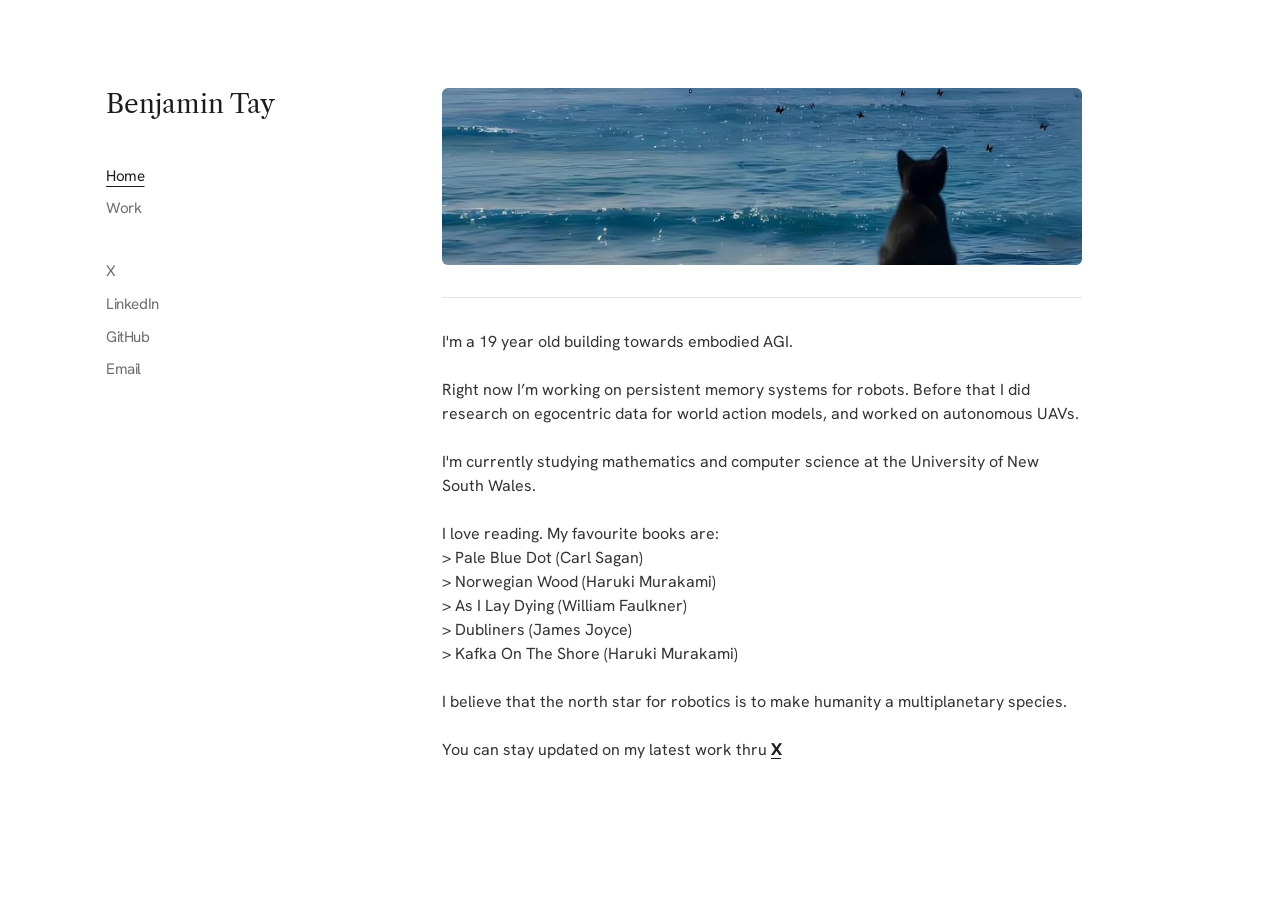
<file: index.html>
<!doctype html>
<html lang="en">
<head>
  <meta charset="utf-8">
  <meta name="viewport" content="width=device-width, initial-scale=1">
  <meta name="description" content="The personal site of Benjamin Tay.">
  <title>Benjamin Tay</title>
  <link rel="preload" href="fonts/libre-caslon-text-400.woff2" as="font" type="font/woff2" crossorigin>
  <link rel="preload" href="fonts/hanken-grotesk-400.woff2" as="font" type="font/woff2" crossorigin>
  <link rel="stylesheet" href="styles.css">
</head>
<body>
  <div class="shell">
    <aside class="side">
      <h1 class="site-name">Benjamin Tay</h1>
      <nav class="nav-primary" aria-label="Primary">
        <a href="/" aria-current="page">Home</a>
        <a href="/work">Work</a>
      </nav>
      <nav class="nav-social" aria-label="Social">
        <a href="https://x.com/bennytay07" target="_blank" rel="noopener noreferrer">X</a>
        <a href="https://www.linkedin.com/in/benjamintay07" target="_blank" rel="noopener noreferrer">LinkedIn</a>
        <a href="https://github.com/bennytay" target="_blank" rel="noopener noreferrer">GitHub</a>
        <a href="mailto:benjamintay07@gmail.com">Email</a>
      </nav>
    </aside>
    <main class="main home">
      <img class="hero" src="assets/home-cat.jpg" alt="A small black cat on a ledge, looking out over the ocean" width="736" height="552">
      <hr class="divider">
      <!-- CONTENT START: the writing below belongs to Benjamin. Don't rewrite it unless he asks. -->
      <p class="bio">I'm a 19 year old building towards embodied AGI.<br/><br/>Right now I’m working on persistent memory systems for robots. Before that I did research on egocentric data for world action models, and worked on autonomous UAVs.<br/><br/>I'm currently studying mathematics and computer science at the University of New South Wales.<br/><br/>I love reading. My favourite books are:<br/>&gt; Pale Blue Dot (Carl Sagan)<br/>&gt; Norwegian Wood (Haruki Murakami)<br/>&gt; As I Lay Dying (William Faulkner)<br/>&gt; Dubliners (James Joyce)<br/>&gt; Kafka On The Shore (Haruki Murakami)<br/><br/>I believe that the north star for robotics is to make humanity a multiplanetary species.<br/><br/>You can stay updated on my latest work thru <a href="https://x.com/bennytay07" target="_blank" rel="noopener noreferrer"><b>X</b></a></p>
      <!-- CONTENT END -->
    </main>
  </div>
</body>
</html>
</file>
<file: styles.css>
/* Fonts (self-hosted, SIL Open Font License — see fonts/) */
@font-face {
  font-family: "Libre Caslon Text";
  font-style: normal;
  font-weight: 400;
  font-display: swap;
  src: url("fonts/libre-caslon-text-400.woff2") format("woff2");
}
@font-face {
  font-family: "Libre Caslon Text";
  font-style: italic;
  font-weight: 400;
  font-display: swap;
  src: url("fonts/libre-caslon-text-400-italic.woff2") format("woff2");
}
@font-face {
  font-family: "Hanken Grotesk";
  font-style: normal;
  font-weight: 400;
  font-display: swap;
  src: url("fonts/hanken-grotesk-400.woff2") format("woff2");
}
@font-face {
  font-family: "Hanken Grotesk";
  font-style: normal;
  font-weight: 500;
  font-display: swap;
  src: url("fonts/hanken-grotesk-500.woff2") format("woff2");
}

:root {
  --ink: #1c1c1c;
  --body-ink: #333333;
  --soft-ink: #444444;
  --muted: #6e6e6e;
  --rule: #e5e5e5;
  --page: #ffffff;
  --serif: "Libre Caslon Text", Palatino, Georgia, serif;
  --sans: "Hanken Grotesk", "Helvetica Neue", Helvetica, Arial, sans-serif;
}

*,
*::before,
*::after {
  box-sizing: border-box;
}

html {
  -webkit-text-size-adjust: 100%;
}

body {
  margin: 0;
  background: var(--page);
  color: var(--ink);
  font-family: var(--sans);
  font-size: 16px;
  line-height: 1.75;
  -webkit-font-smoothing: antialiased;
}

body:has(dialog[open]) {
  overflow: hidden;
}

a {
  color: var(--ink);
  text-decoration: none;
}

a:hover {
  color: var(--ink);
}

img {
  display: block;
  max-width: 100%;
}

:focus-visible {
  outline: 2px solid var(--ink);
  outline-offset: 3px;
  border-radius: 2px;
}

/* Layout: sidebar + content */
.shell {
  max-width: 1180px;
  margin: 0 auto;
  padding: 24px 56px 80px;
  display: flex;
  flex-wrap: wrap;
  gap: 48px 96px;
  align-items: flex-start;
}

.side {
  flex: 1 1 200px;
  max-width: 240px;
  padding-top: 64px;
  display: flex;
  flex-direction: column;
}

.site-name {
  margin: 0;
  font-family: var(--serif);
  font-size: 26px;
  line-height: 1.25;
  font-weight: 400;
  color: var(--ink);
}

.nav-primary,
.nav-social {
  display: flex;
  flex-direction: column;
  gap: 2px;
}

.nav-primary {
  margin-top: 40px;
}

.nav-social {
  margin-top: 32px;
}

.nav-primary a,
.nav-social a {
  align-self: flex-start;
  padding: 4px 0;
  font-size: 15.2px;
  line-height: 1.5;
  letter-spacing: -0.025em;
  color: var(--muted);
  transition: color 150ms ease-out;
}

.nav-primary a:hover,
.nav-social a:hover {
  color: var(--ink);
}

.nav-primary a[aria-current="page"] {
  color: var(--ink);
  text-decoration: underline;
  text-decoration-color: var(--ink);
  text-underline-offset: 5px;
}

.main {
  flex: 999 1 560px;
  min-width: 0;
  max-width: 640px;
  padding-top: 64px;
  display: flex;
  flex-direction: column;
}

/* Sidebar stays put while the content scrolls (desktop only) */
@media (min-width: 968px) {
  .side {
    position: sticky;
    top: 0;
  }
}

/* Phones and narrow windows: sidebar stacks on top, spacing tightens */
@media (max-width: 967px) {
  .shell {
    padding: 24px 24px 64px;
    row-gap: 32px;
  }
  .side {
    padding-top: 16px;
  }
  .nav-primary {
    margin-top: 25px;
    gap: 0;
  }
  .nav-social {
    margin-top: 20px;
    gap: 0;
  }
  .nav-primary a,
  .nav-social a {
    padding: 3px 0;
  }
  .main {
    padding-top: 0;
  }
}

/* Home */
.home {
  gap: 32px;
}

.hero {
  width: 100%;
  height: 177px;
  object-fit: cover;
  object-position: center 80%;
  border-radius: 6px;
}

.divider {
  margin: 0;
  border: 0;
  border-top: 1px solid var(--rule);
  width: 100%;
}

.bio {
  margin: 0;
  line-height: 1.5;
  color: var(--body-ink);
}

.bio a {
  color: var(--ink);
  text-decoration: underline;
  text-underline-offset: 3px;
}

/* Work */
.work {
  max-width: 760px;
  gap: 56px;
}

.page-title {
  margin: 0;
  font-family: var(--serif);
  font-size: 27px;
  line-height: 1.4;
  font-weight: 400;
}

.section {
  display: flex;
  flex-direction: column;
  gap: 8px;
}

.section-title {
  margin: 0;
  font-family: var(--serif);
  font-size: 20px;
  line-height: 1.4;
  font-weight: 400;
}

.list {
  display: flex;
  flex-direction: column;
  border-bottom: 1px solid var(--rule);
}

.item {
  display: flex;
  flex-wrap: wrap;
  gap: 20px 32px;
  padding: 32px 0;
  border-top: 1px solid var(--rule);
  color: inherit;
}

.item.clickable {
  cursor: pointer;
}

.thumb {
  flex: 1 1 220px;
  max-width: 280px;
  aspect-ratio: 16 / 10;
  border: 1px solid var(--rule);
  border-radius: 6px;
  overflow: hidden;
  background: #ffffff;
  transition: border-color 150ms ease-out;
}

.thumb img {
  width: 100%;
  height: 100%;
  object-fit: cover;
}

.thumb.dark {
  background: #111111;
}

.thumb.contain img {
  object-fit: contain;
}

.thumb.top img {
  object-position: center top;
}

.item-text {
  flex: 999 1 300px;
  min-width: 0;
  display: flex;
  flex-direction: column;
  gap: 6px;
}

.item-title {
  margin: 0;
  display: flex;
  align-items: center;
  flex-wrap: wrap;
  column-gap: 8px;
  font-family: var(--serif);
  font-size: 19px;
  line-height: 1.4;
  font-weight: 400;
  color: var(--ink);
}

.item-desc {
  margin: 0;
  color: var(--soft-ink);
  font-size: 15px;
  line-height: 1.65;
}

.title-link {
  color: var(--ink);
}

.title-link + .icon-link,
.item-title > span + .icon-link {
  margin-left: 2px;
}

.more {
  color: var(--muted);
  transition: color 150ms ease-out;
}

.item.clickable:hover .more {
  color: var(--ink);
}

.item.clickable:hover .thumb {
  border-color: #9a9a9a;
}

.more {
  font-size: 14px;
  letter-spacing: -0.02em;
}

/* Project popups */
.dlg {
  width: calc(100% - 32px);
  max-width: 680px;
  max-height: calc(100% - 112px);
  margin: 56px auto;
  padding: 0;
  border: 0;
  border-radius: 10px;
  background: #ffffff;
  color: var(--ink);
  box-shadow: 0 24px 64px rgba(0, 0, 0, 0.18);
  overflow: auto;
  overscroll-behavior: contain;
}

.dlg:focus,
.dlg:focus-visible {
  outline: none;
}

.dlg::backdrop {
  background: rgba(28, 28, 28, 0.45);
}

.dlg-body {
  position: relative;
  padding: 44px 44px 40px;
  display: flex;
  flex-direction: column;
  gap: 24px;
}

.dlg-close {
  position: absolute;
  top: 12px;
  right: 12px;
  width: 44px;
  height: 44px;
  display: flex;
  align-items: center;
  justify-content: center;
  appearance: none;
  background: none;
  border: 0;
  border-radius: 8px;
  cursor: pointer;
  color: var(--muted);
}

.dlg-close:hover {
  color: var(--ink);
}

.dlg-title {
  margin: 0;
  padding-right: 32px;
  display: flex;
  align-items: center;
  flex-wrap: wrap;
  column-gap: 10px;
  font-family: var(--serif);
  font-size: 28px;
  line-height: 1.3;
  font-weight: 400;
}

.icon-link {
  display: inline-flex;
  width: 24px;
  height: 24px;
  color: var(--muted);
  transition: color 150ms ease-out;
}

.icon-link:hover {
  color: var(--ink);
}

.icon-link svg {
  width: 100%;
  height: 100%;
  fill: currentColor;
}

.icon-link svg.stroke {
  fill: none;
  stroke: currentColor;
  stroke-width: 1.8;
  stroke-linecap: round;
  stroke-linejoin: round;
}

.icon-link.sm {
  width: 17px;
  height: 17px;
}

.icon-link.small {
  width: 16px;
  height: 16px;
  margin-right: 6px;
  vertical-align: -0.15em;
}

.dlg-img {
  width: 100%;
  height: auto;
  border: 1px solid var(--rule);
  border-radius: 6px;
}

.dlg-list {
  margin: 0;
  padding-left: 18px;
  font-size: 15.5px;
  line-height: 1.7;
  color: var(--body-ink);
  display: flex;
  flex-direction: column;
  gap: 8px;
}

.dlg-list a,
.dlg-note a {
  color: var(--ink);
  text-decoration: underline;
  text-underline-offset: 3px;
  text-decoration-color: #c8c8c8;
}

.dlg-note {
  margin: 0;
  font-size: 15px;
  line-height: 1.7;
  color: var(--muted);
}

@media (max-width: 600px) {
  .dlg {
    margin: 16px auto;
    max-height: calc(100% - 32px);
  }
  .dlg-body {
    padding: 36px 22px 28px;
  }
  .dlg-title {
    font-size: 24px;
  }
}

@media (prefers-reduced-motion: reduce) {
  * {
    transition: none !important;
  }
}
</file>
